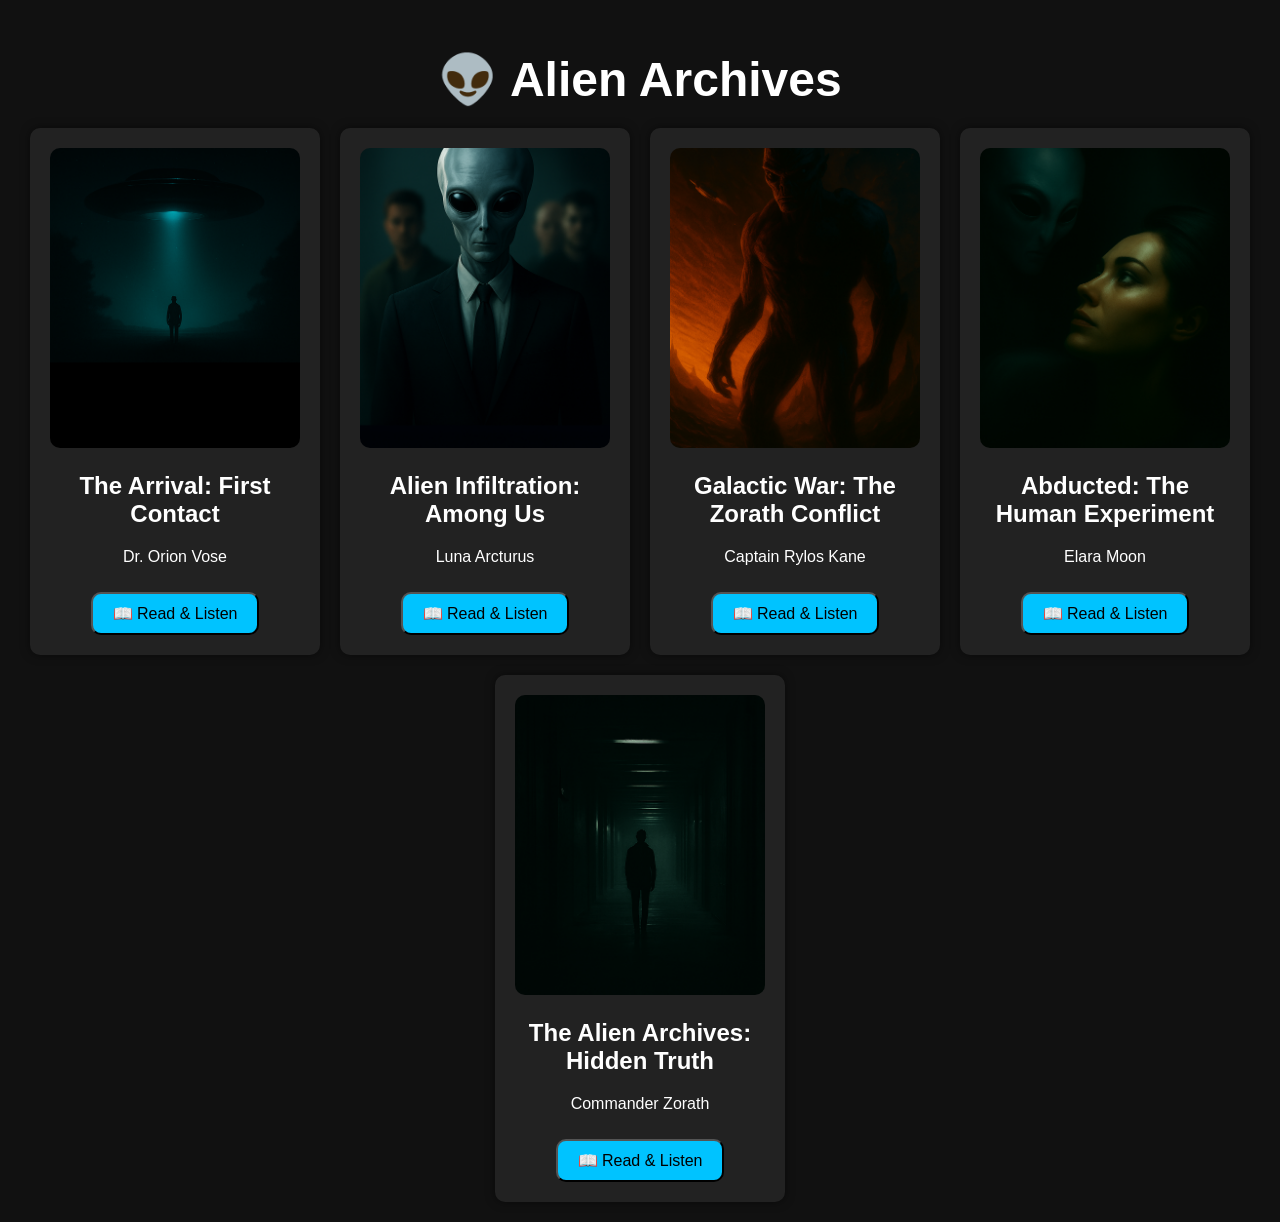
<file: index.html>
<!DOCTYPE html>
<html lang="en">
<head>
    <meta charset="UTF-8">
    <title>Alien Archives Web App</title>
    <link rel="stylesheet" href="styles.css">
</head>
<body>
    <h1>👽 Alien Archives</h1>

    <div class="book-grid">
        <!-- Book 1 -->
        <div class="card">
            <img src="arrival.png" alt="Arrival: First Contact">
            <h2>The Arrival: First Contact</h2>
            <p>Dr. Orion Vose</p>
            <button onclick="readBook('arrival')">📖 Read & Listen</button>
        </div>

        <!-- Book 2 -->
        <div class="card">
            <img src="infiltration.png" alt="Alien Infiltration: Among Us">
            <h2>Alien Infiltration: Among Us</h2>
            <p>Luna Arcturus</p>
            <button onclick="readBook('infiltration')">📖 Read & Listen</button>
        </div>

        <!-- Book 3 -->
        <div class="card">
            <img src="galacticwar.png" alt="Galactic War: The Zorath Conflict">
            <h2>Galactic War: The Zorath Conflict</h2>
            <p>Captain Rylos Kane</p>
            <button onclick="readBook('galacticwar')">📖 Read & Listen</button>
        </div>

        <!-- Book 4 -->
        <div class="card">
            <img src="abducted.png" alt="Abducted: The Human Experiment">
            <h2>Abducted: The Human Experiment</h2>
            <p>Elara Moon</p>
            <button onclick="readBook('abducted')">📖 Read & Listen</button>
        </div>

        <!-- Book 5 -->
        <div class="card">
            <img src="archives.png" alt="The Alien Archives: Hidden Truth">
            <h2>The Alien Archives: Hidden Truth</h2>
            <p>Commander Zorath</p>
            <button onclick="readBook('archives')">📖 Read & Listen</button>
        </div>
    </div>

    <script src="ebooks.js"></script>
</body>
</html>
</file>
<file: styles.css>
/* Basic styling for Alien Archives Web App */

body {
    font-family: Arial, sans-serif;
    background-color: #111;
    color: white;
    margin: 0;
    padding: 20px;
    text-align: center;
}

h1 {
    font-size: 48px;
    margin-bottom: 20px;
}

.book-grid {
    display: flex;
    flex-wrap: wrap;
    justify-content: center;
    gap: 20px;
}

.card {
    background-color: #222;
    padding: 20px;
    border-radius: 10px;
    width: 250px;
    box-shadow: 0 0 10px rgba(0,0,0,0.5);
}

.card img {
    width: 100%;
    height: 300px;
    object-fit: cover;
    border-radius: 10px;
}

.card button {
    margin-top: 10px;
    padding: 10px 20px;
    font-size: 16px;
    border-radius: 10px;
    background-color: #00c3ff;
    color: black;
    cursor: pointer;
}
</file>
